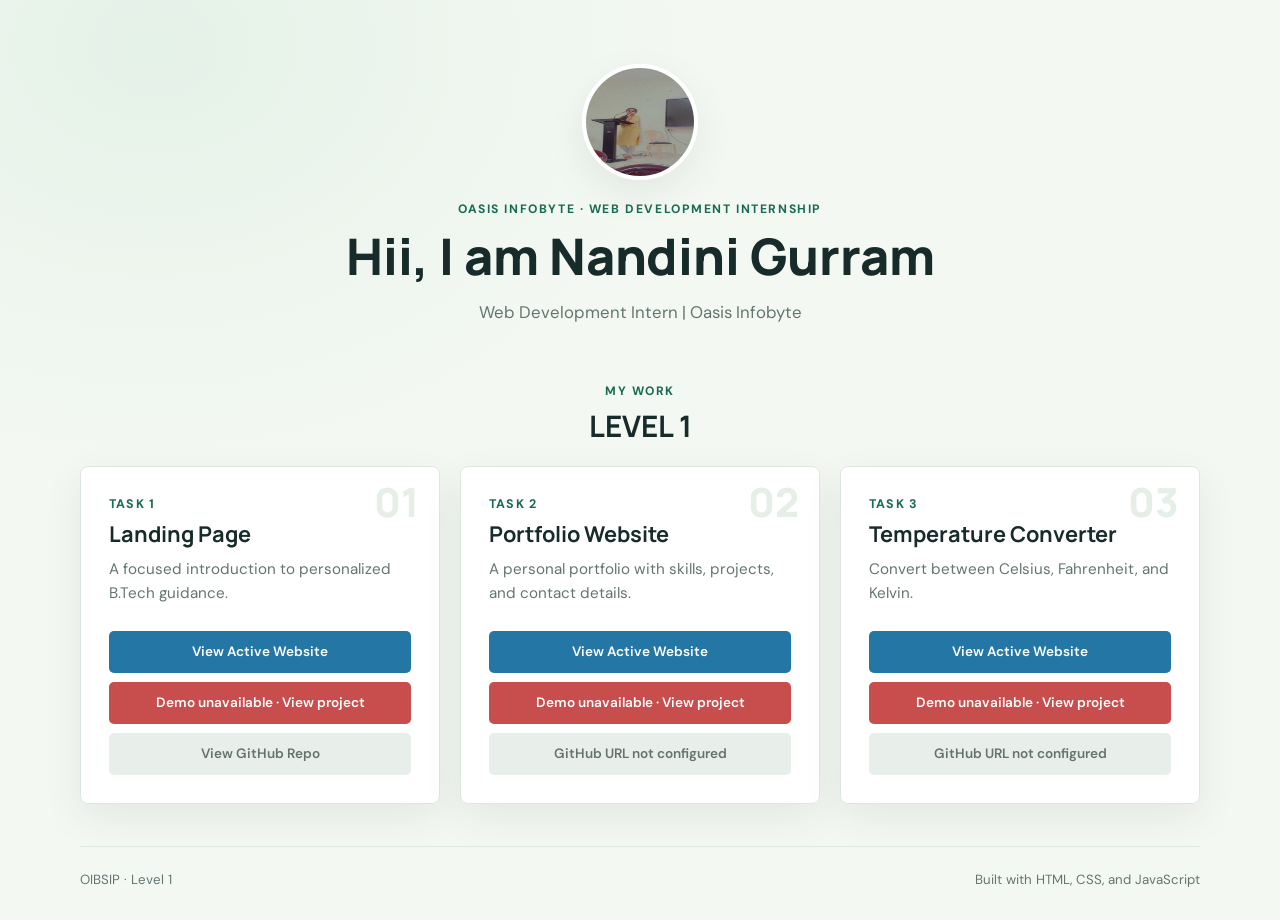
<file: index.html>
<!doctype html>
<html lang="en">
<head>
  <meta charset="utf-8">
  <meta name="viewport" content="width=device-width, initial-scale=1">
  <meta name="description" content="Oasis Infobyte Web Development Internship Level 1 project dashboard.">
  <title>OIBSIP | Level 1 Projects</title>
  <link rel="stylesheet" href="style.css">
</head>
<body>
  <main class="page-shell">
    <header class="profile" aria-labelledby="page-title">
      <img class="profile-avatar" src="profile.jpg" alt="Nandini Gurram">
      <p class="eyebrow">Oasis Infobyte · Web Development Internship</p>
      <h1 id="page-title">Hii, I am Nandini Gurram</h1>
      <p class="subtitle">Web Development Intern | Oasis Infobyte</p>
    </header>

    <section class="projects" aria-labelledby="level-title">
      <div class="section-heading">
        <p class="eyebrow">My work</p>
        <h2 id="level-title">Level 1</h2>
      </div>
      <div class="project-grid">
        <article class="project-card">
          <div class="task-number">01</div>
          <p class="card-kicker">Task 1</p>
          <h3>Landing Page</h3>
          <p class="card-description">A focused introduction to personalized B.Tech guidance.</p>
          <div class="card-actions">
            <a class="button button-blue" href="TASK_1/index.html">View Active Website</a>
            <a class="button button-red" href="TASK_1/index.html">Demo unavailable · View project</a>
            <span class="button button-muted" data-repository="task-1" aria-disabled="true">GitHub URL not configured</span>
          </div>
        </article>
        <article class="project-card">
          <div class="task-number">02</div>
          <p class="card-kicker">Task 2</p>
          <h3>Portfolio Website</h3>
          <p class="card-description">A personal portfolio with skills, projects, and contact details.</p>
          <div class="card-actions">
            <a class="button button-blue" href="TASK_2/index.html">View Active Website</a>
            <a class="button button-red" href="TASK_2/index.html">Demo unavailable · View project</a>
            <span class="button button-muted" data-repository="task-2" aria-disabled="true">GitHub URL not configured</span>
          </div>
        </article>
        <article class="project-card">
          <div class="task-number">03</div>
          <p class="card-kicker">Task 3</p>
          <h3>Temperature Converter</h3>
          <p class="card-description">Convert between Celsius, Fahrenheit, and Kelvin.</p>
          <div class="card-actions">
            <a class="button button-blue" href="TASK_3/index.html">View Active Website</a>
            <a class="button button-red" href="TASK_3/index.html">Demo unavailable · View project</a>
            <span class="button button-muted" data-repository="task-3" aria-disabled="true">GitHub URL not configured</span>
          </div>
        </article>
      </div>
    </section>
    <footer class="site-footer"><span>OIBSIP · Level 1</span><span>Built with HTML, CSS, and JavaScript</span></footer>
  </main>
  <script>
    const repositoryUrls = {
      'task-1': 'https://github.com/nanduyadav812510-maker/OIBSIP-Task-1',
      'task-2': '',
      'task-3': ''
    };

    document.querySelectorAll('[data-repository]').forEach((placeholder) => {
      const url = repositoryUrls[placeholder.dataset.repository];
      if (!url || !/^https?:\/\//i.test(url)) return;

      const link = document.createElement('a');
      link.className = 'button button-muted';
      link.href = url;
      link.target = '_blank';
      link.rel = 'noopener noreferrer';
      link.textContent = 'View GitHub Repo';
      placeholder.replaceWith(link);
    });
  </script>
</body>
</html>
</file>
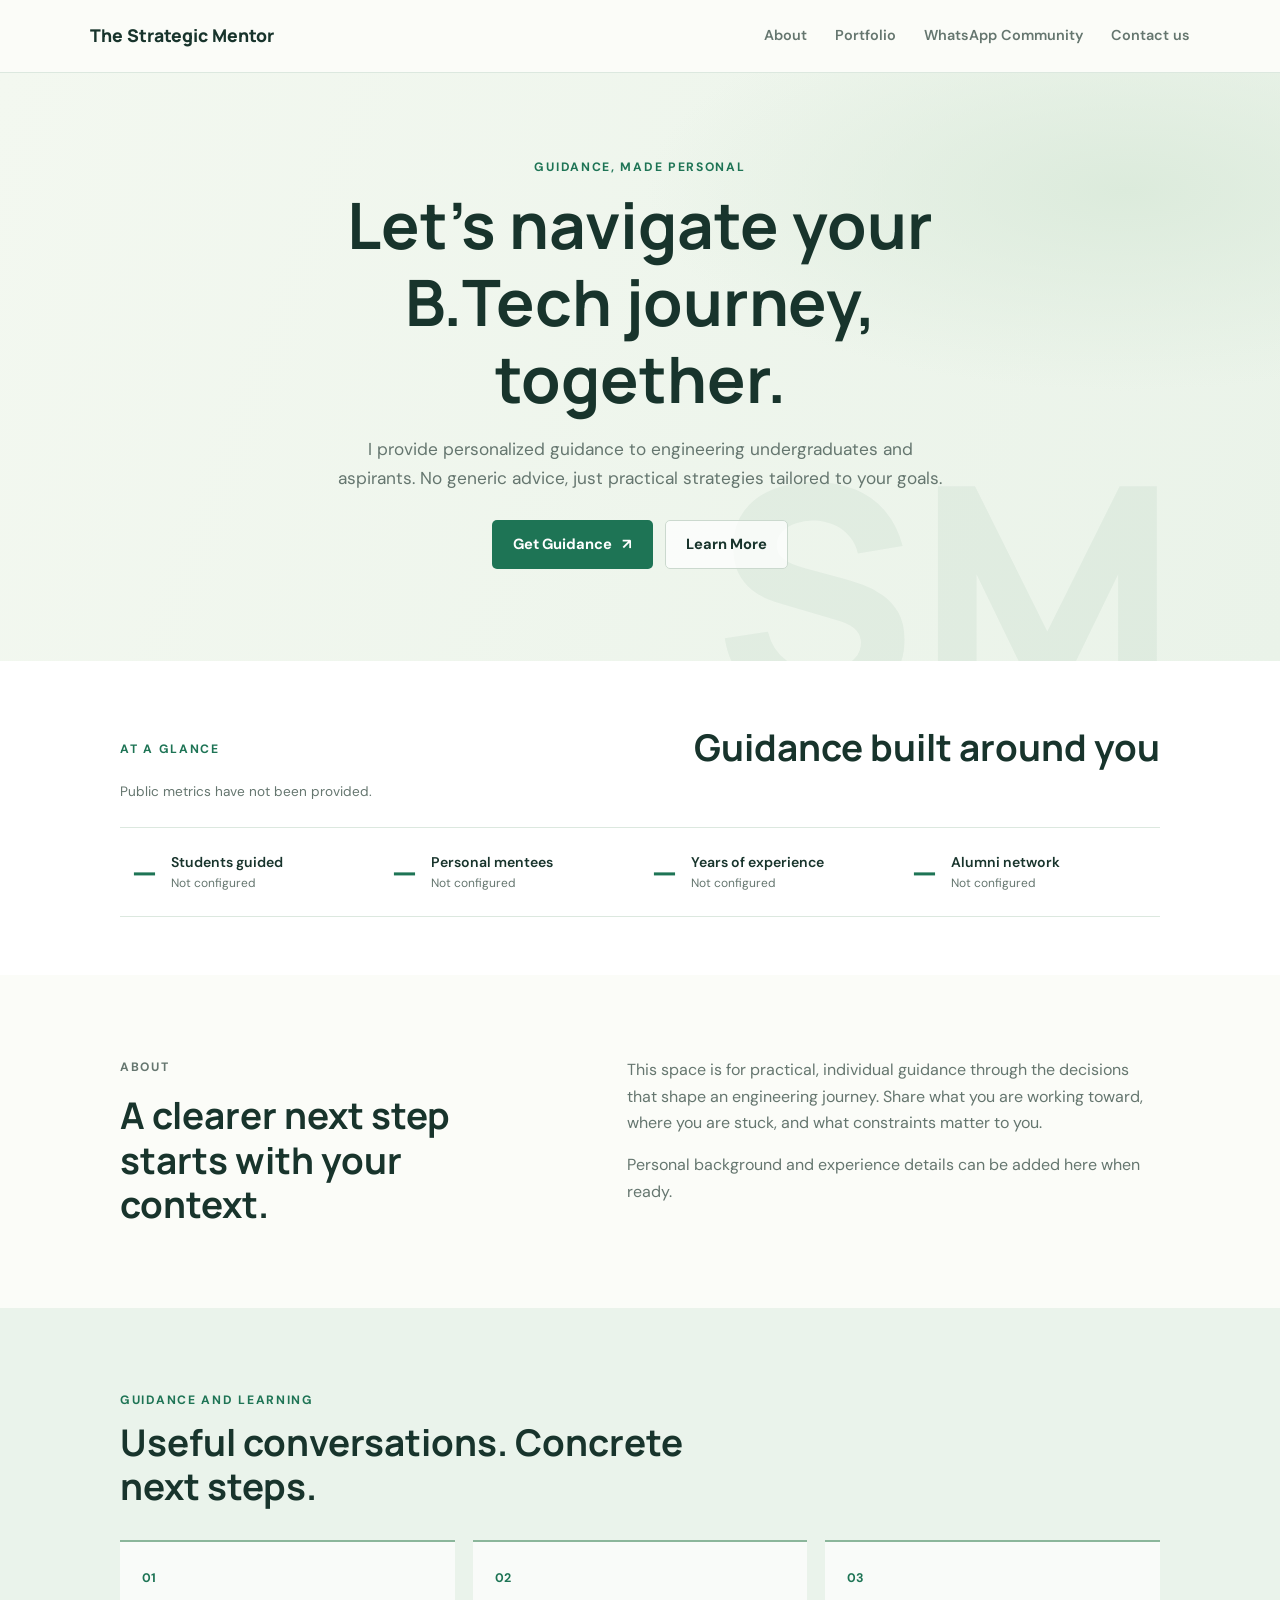
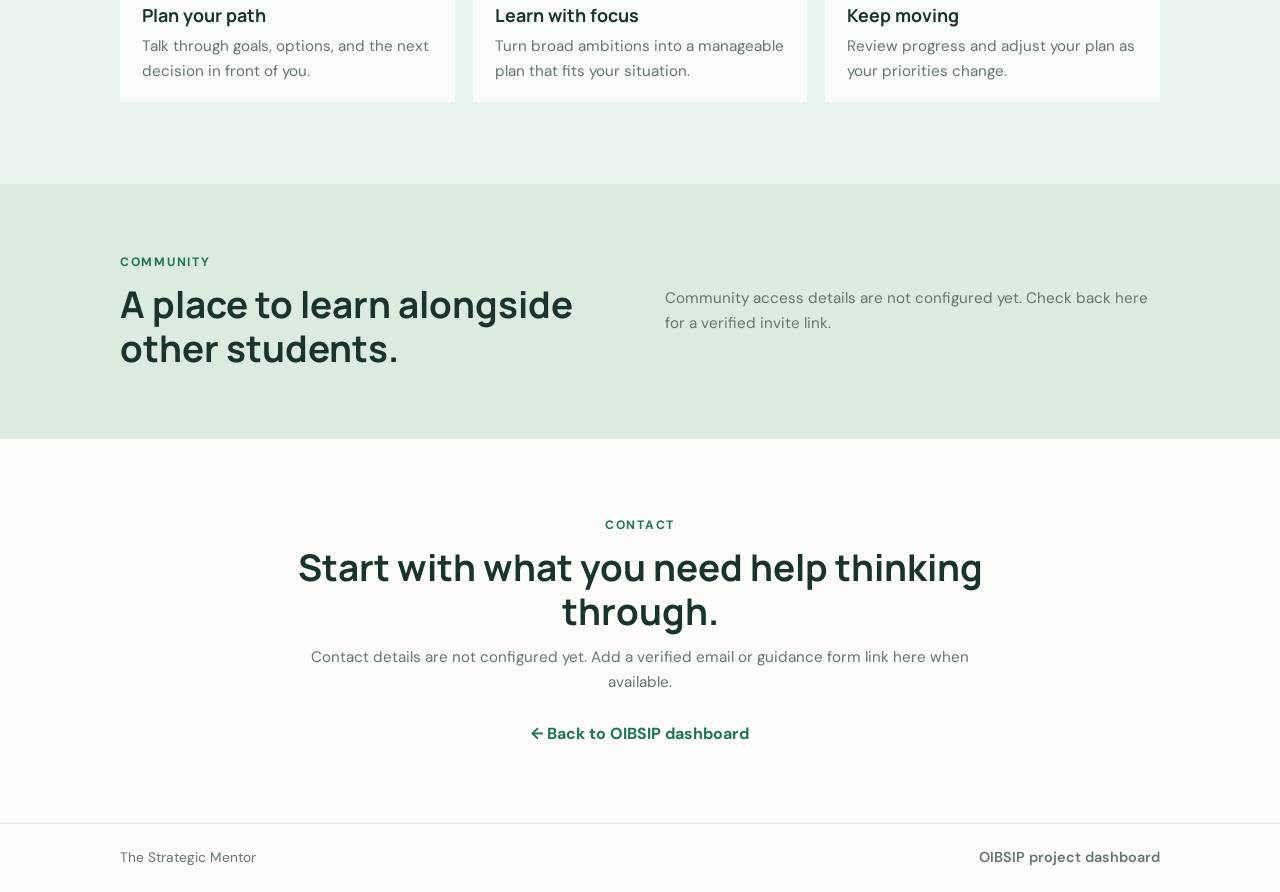
<file: TASK_1/index.html>
<!doctype html>
<html lang="en">
<head>
  <meta charset="utf-8">
  <meta name="viewport" content="width=device-width, initial-scale=1">
  <meta name="description" content="Personalized learning and guidance for B.Tech students and aspirants.">
  <title>The Strategic Mentor | Guidance</title>
  <link rel="stylesheet" href="style.css">
</head>
<body>
  <header class="site-header">
    <div class="nav-wrap">
      <a class="brand" href="../index.html">The Strategic Mentor</a>
      <button class="menu-toggle" type="button" aria-expanded="false" aria-controls="primary-nav" aria-label="Open navigation">Menu</button>
      <nav id="primary-nav" class="navigation" aria-label="Main navigation">
        <a href="#about">About</a>
        <a href="../index.html">Portfolio</a>
        <a href="#community">WhatsApp Community</a>
        <a href="#contact">Contact us</a>
      </nav>
    </div>
  </header>
  <main>
    <section class="hero">
      <div class="hero-inner">
        <p class="eyebrow">Guidance, made personal</p>
        <h1>Let's navigate your B.Tech journey, together.</h1>
        <p class="hero-copy">I provide personalized guidance to engineering undergraduates and aspirants. No generic advice, just practical strategies tailored to your goals.</p>
        <div class="hero-actions">
          <a class="button button-primary" href="#contact">Get Guidance <span aria-hidden="true">↗</span></a>
          <a class="button button-light" href="#guidance">Learn More</a>
        </div>
      </div>
      <div class="hero-mark" aria-hidden="true">SM</div>
    </section>
    <section class="metrics" aria-labelledby="metrics-title">
      <div class="content-width">
        <div class="metrics-heading"><p class="eyebrow">At a glance</p><h2 id="metrics-title">Guidance built around you</h2></div>
        <p class="placeholder-note">Public metrics have not been provided.</p>
        <div class="metrics-grid">
          <div><strong>—</strong><span>Students guided<br><small>Not configured</small></span></div>
          <div><strong>—</strong><span>Personal mentees<br><small>Not configured</small></span></div>
          <div><strong>—</strong><span>Years of experience<br><small>Not configured</small></span></div>
          <div><strong>—</strong><span>Alumni network<br><small>Not configured</small></span></div>
        </div>
      </div>
    </section>
    <section id="about" class="content-section about-section">
      <div class="content-width split-layout">
        <div><p class="eyebrow">About</p><h2>A clearer next step starts with your context.</h2></div>
        <div><p>This space is for practical, individual guidance through the decisions that shape an engineering journey. Share what you are working toward, where you are stuck, and what constraints matter to you.</p><p>Personal background and experience details can be added here when ready.</p></div>
      </div>
    </section>
    <section id="guidance" class="content-section guidance-section">
      <div class="content-width">
        <p class="eyebrow">Guidance and learning</p><h2>Useful conversations. Concrete next steps.</h2>
        <div class="offer-grid">
          <article><span class="offer-index">01</span><h3>Plan your path</h3><p>Talk through goals, options, and the next decision in front of you.</p></article>
          <article><span class="offer-index">02</span><h3>Learn with focus</h3><p>Turn broad ambitions into a manageable plan that fits your situation.</p></article>
          <article><span class="offer-index">03</span><h3>Keep moving</h3><p>Review progress and adjust your plan as your priorities change.</p></article>
        </div>
      </div>
    </section>
    <section id="community" class="community-section">
      <div class="content-width community-inner"><div><p class="eyebrow">Community</p><h2>A place to learn alongside other students.</h2></div><p>Community access details are not configured yet. Check back here for a verified invite link.</p></div>
    </section>
    <section id="contact" class="contact-section">
      <div class="content-width contact-inner"><p class="eyebrow">Contact</p><h2>Start with what you need help thinking through.</h2><p>Contact details are not configured yet. Add a verified email or guidance form link here when available.</p><a class="back-link" href="../index.html">← Back to OIBSIP dashboard</a></div>
    </section>
  </main>
  <footer class="site-footer"><span>The Strategic Mentor</span><a href="../index.html">OIBSIP project dashboard</a></footer>
  <script>
    const menuButton = document.querySelector('.menu-toggle');
    const navigation = document.querySelector('.navigation');
    menuButton.addEventListener('click', () => {
      const isExpanded = menuButton.getAttribute('aria-expanded') === 'true';
      menuButton.setAttribute('aria-expanded', String(!isExpanded));
      navigation.classList.toggle('is-open', !isExpanded);
    });
    navigation.addEventListener('click', (event) => {
      if (event.target.closest('a')) {
        menuButton.setAttribute('aria-expanded', 'false');
        navigation.classList.remove('is-open');
      }
    });
  </script>
</body>
</html>
</file>
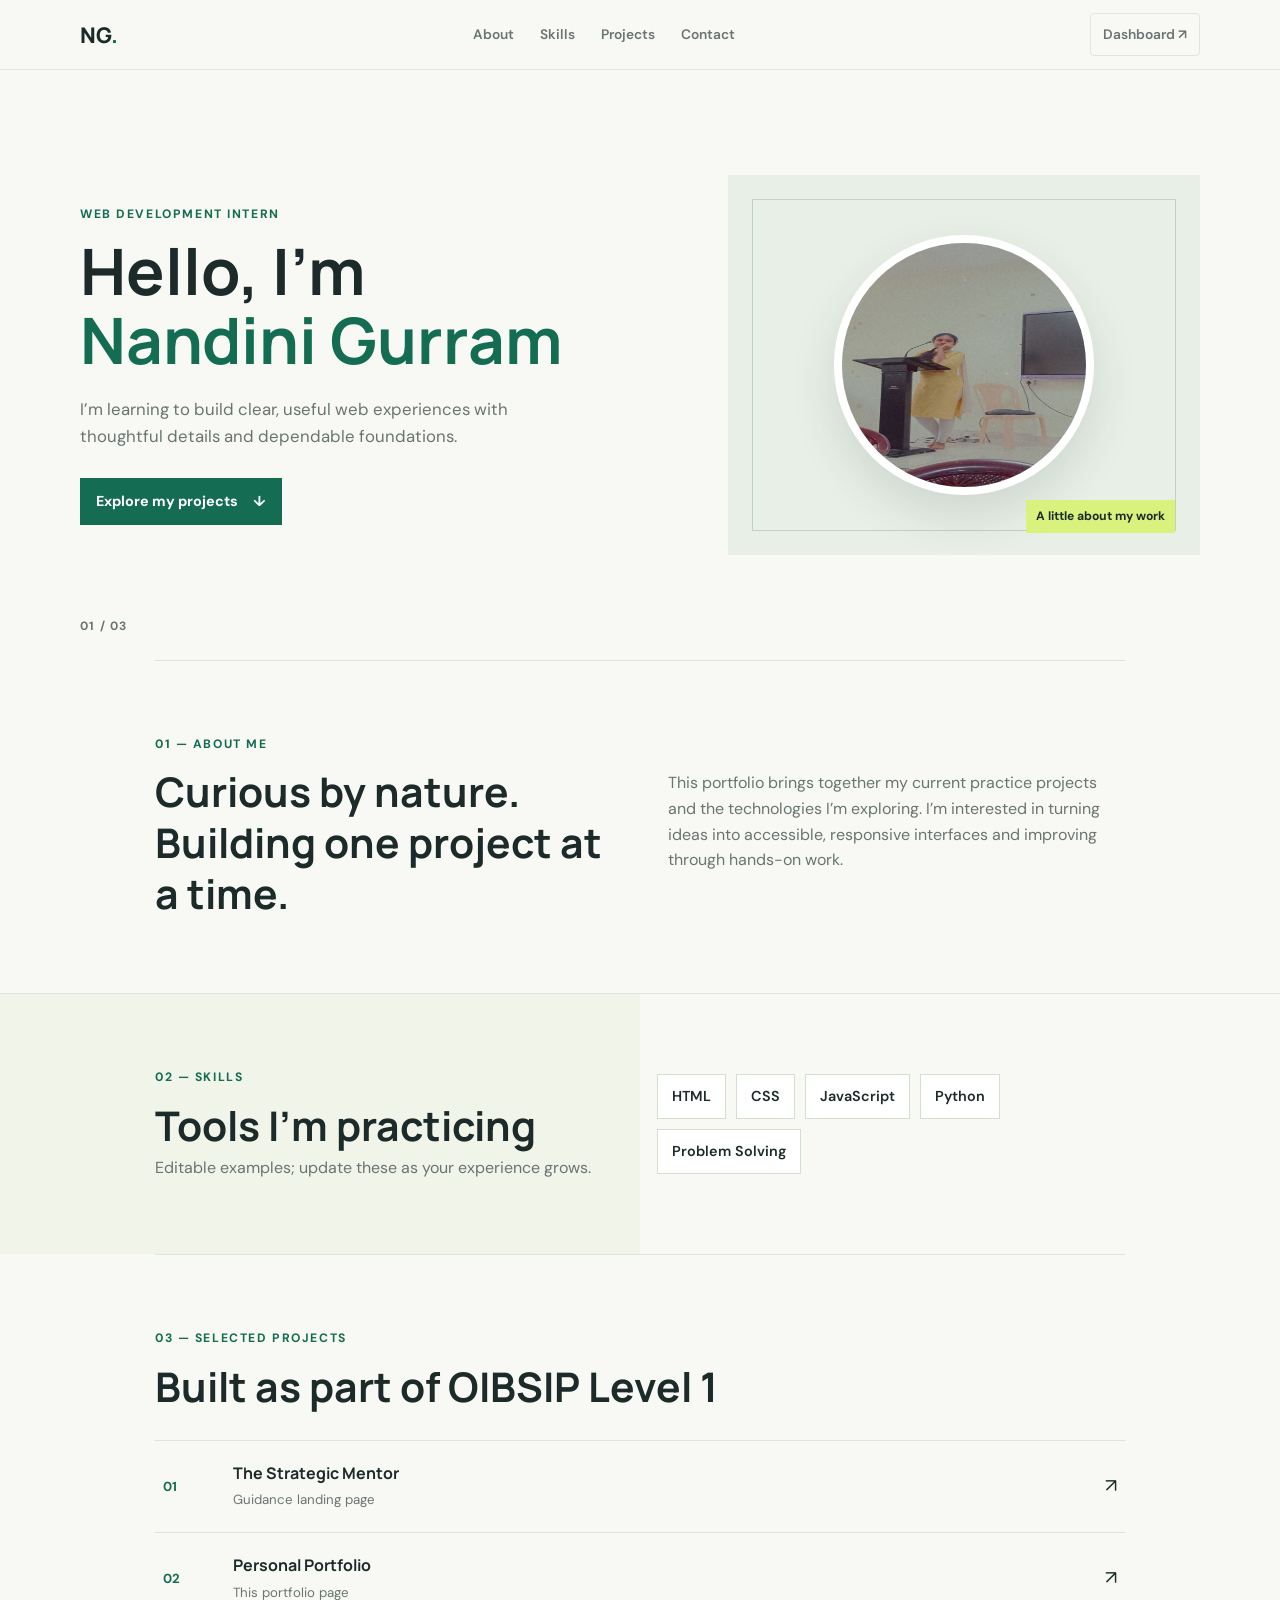
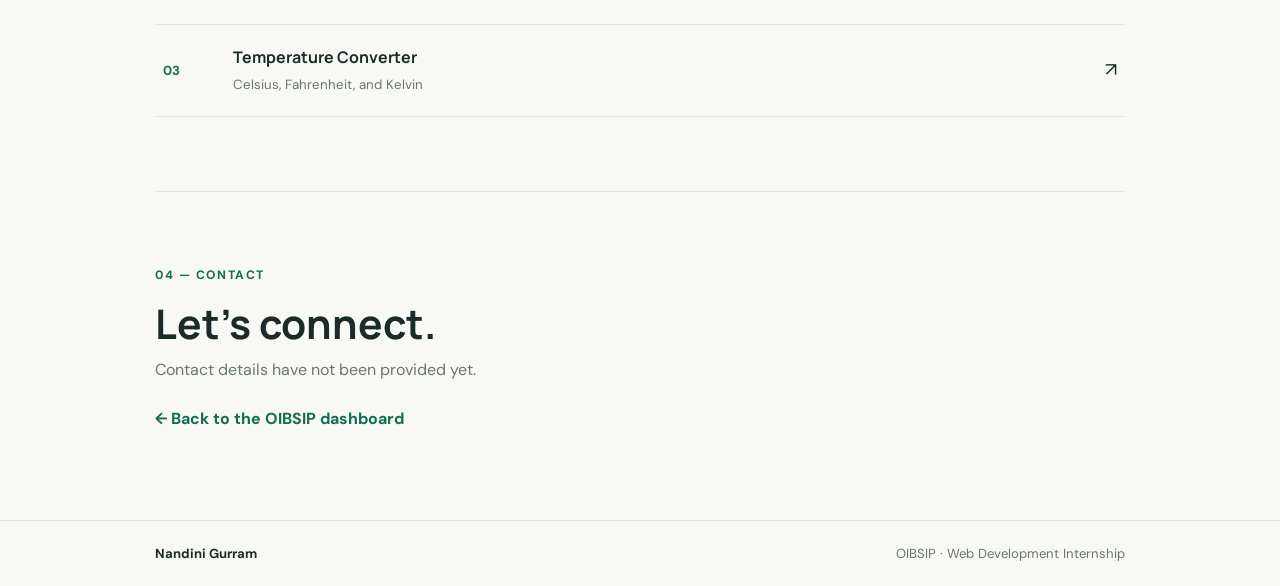
<file: TASK_2/index.html>
<!doctype html>
<html lang="en">
<head>
  <meta charset="utf-8">
  <meta name="viewport" content="width=device-width, initial-scale=1">
  <meta name="description" content="Personal portfolio project for Nandini Gurram.">
  <title>Nandini Gurram | Portfolio</title>
  <link rel="stylesheet" href="style.css">
</head>
<body>
  <header class="topbar" id="top">
    <a class="wordmark" href="../index.html">NG<span>.</span></a>
    <nav aria-label="Main navigation">
      <a href="#about">About</a><a href="#skills">Skills</a><a href="#projects">Projects</a><a href="#contact">Contact</a>
    </nav>
    <a class="dashboard-link" href="../index.html">Dashboard <span aria-hidden="true">↗</span></a>
  </header>
  <main>
    <section class="hero">
      <div class="hero-copy">
        <p class="eyebrow">Web Development Intern</p>
        <h1>Hello, I'm<br><span>Nandini Gurram</span></h1>
        <p class="intro">I’m learning to build clear, useful web experiences with thoughtful details and dependable foundations.</p>
        <a class="primary-link" href="#projects">Explore my projects <span aria-hidden="true">↓</span></a>
      </div>
      <div class="portrait-wrap"><img src="../profile.jpg" alt="Nandini Gurram"><span class="portrait-caption">A little about my work</span></div>
      <span class="hero-index" aria-hidden="true">01 / 03</span>
    </section>
    <section class="about section-wrap" id="about">
      <p class="section-label">01 — About me</p>
      <div class="about-content"><h2>Curious by nature.<br>Building one project at a time.</h2><p>This portfolio brings together my current practice projects and the technologies I’m exploring. I’m interested in turning ideas into accessible, responsive interfaces and improving through hands-on work.</p></div>
    </section>
    <section class="skills section-wrap" id="skills">
      <div class="section-title"><p class="section-label">02 — Skills</p><h2>Tools I’m practicing</h2><p>Editable examples; update these as your experience grows.</p></div>
      <ul class="skill-list"><li>HTML</li><li>CSS</li><li>JavaScript</li><li>Python</li><li>Problem Solving</li></ul>
    </section>
    <section class="projects section-wrap" id="projects">
      <p class="section-label">03 — Selected projects</p><h2>Built as part of OIBSIP Level 1</h2>
      <div class="project-list">
        <a class="project-row" href="../TASK_1/index.html"><span class="row-number">01</span><span><strong>The Strategic Mentor</strong><small>Guidance landing page</small></span><span class="row-arrow" aria-hidden="true">↗</span></a>
        <a class="project-row" href="../TASK_2/index.html"><span class="row-number">02</span><span><strong>Personal Portfolio</strong><small>This portfolio page</small></span><span class="row-arrow" aria-hidden="true">↗</span></a>
        <a class="project-row" href="../TASK_3/index.html"><span class="row-number">03</span><span><strong>Temperature Converter</strong><small>Celsius, Fahrenheit, and Kelvin</small></span><span class="row-arrow" aria-hidden="true">↗</span></a>
      </div>
    </section>
    <section class="contact section-wrap" id="contact">
      <p class="section-label">04 — Contact</p><h2>Let’s connect.</h2><p>Contact details have not been provided yet.</p><a class="back-link" href="../index.html">← Back to the OIBSIP dashboard</a>
    </section>
  </main>
  <footer><a href="#top">Nandini Gurram</a><span>OIBSIP · Web Development Internship</span></footer>
</body>
</html>
</file>
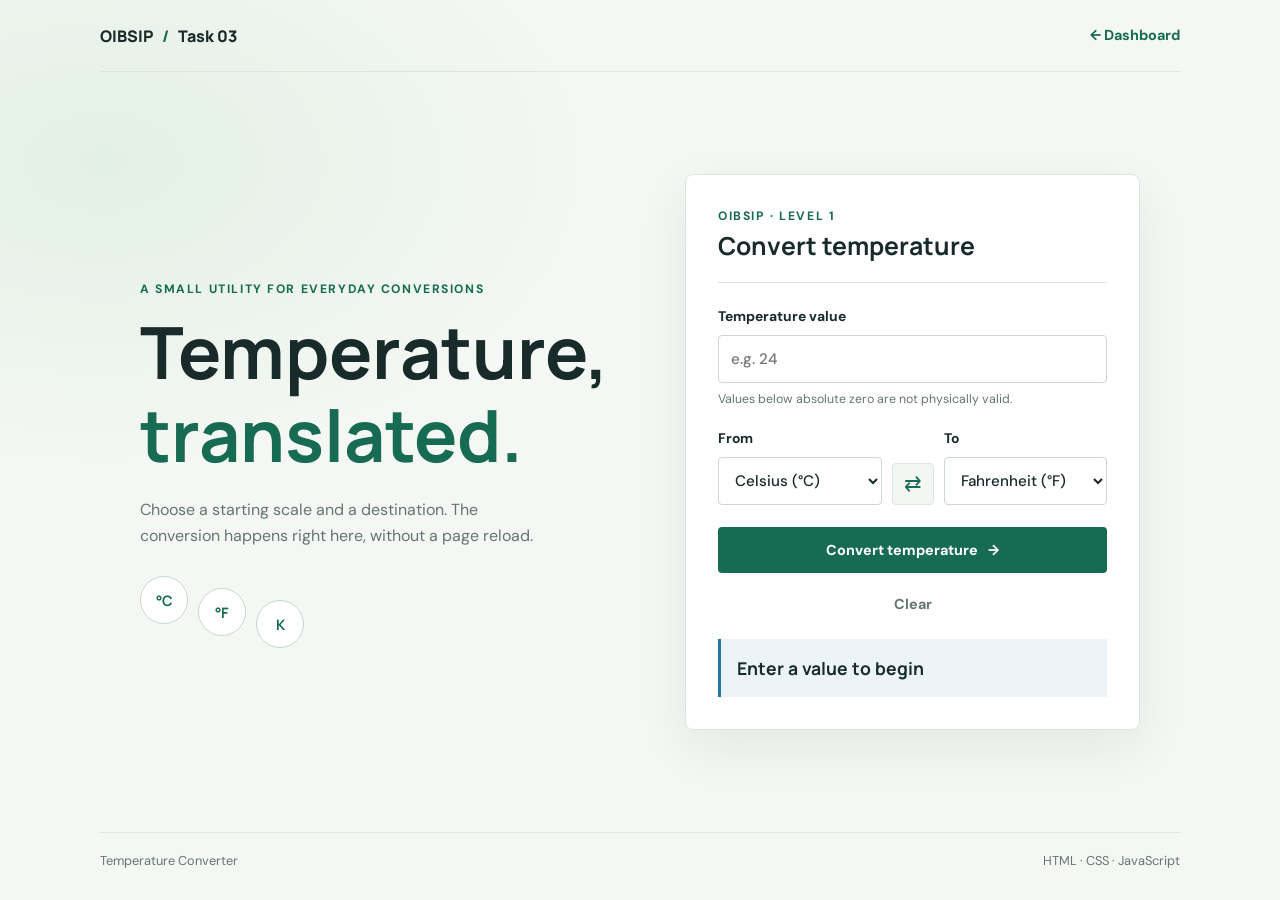
<file: TASK_3/index.html>
<!doctype html>
<html lang="en">
<head>
  <meta charset="utf-8">
  <meta name="viewport" content="width=device-width, initial-scale=1">
  <meta name="description" content="Convert temperatures between Celsius, Fahrenheit, and Kelvin.">
  <title>Temperature Converter | OIBSIP</title>
  <link rel="stylesheet" href="style.css">
  <script src="script.js" defer></script>
</head>
<body>
  <header class="topbar"><a class="brand" href="../index.html">OIBSIP <span>/</span> Task 03</a><a class="back-link" href="../index.html">← Dashboard</a></header>
  <main class="layout">
    <section class="intro">
      <p class="eyebrow">A small utility for everyday conversions</p>
      <h1>Temperature,<br><span>translated.</span></h1>
      <p>Choose a starting scale and a destination. The conversion happens right here, without a page reload.</p>
      <div class="scale-note"><span>°C</span><span>°F</span><span>K</span></div>
    </section>
    <section class="converter" aria-labelledby="converter-title">
      <div class="converter-heading"><p class="eyebrow">OIBSIP · Level 1</p><h2 id="converter-title">Convert temperature</h2></div>
      <form id="converter-form" novalidate>
        <label for="temperature">Temperature value</label>
        <input id="temperature" name="temperature" type="number" inputmode="decimal" step="any" placeholder="e.g. 24" required aria-describedby="input-hint">
        <p id="input-hint" class="input-hint">Values below absolute zero are not physically valid.</p>
        <div class="unit-grid">
          <div><label for="from-unit">From</label><select id="from-unit" name="from-unit"><option value="celsius">Celsius (°C)</option><option value="fahrenheit">Fahrenheit (°F)</option><option value="kelvin">Kelvin (K)</option></select></div>
          <button id="swap-units" class="swap-button" type="button" aria-label="Swap temperature units" title="Swap units">⇄</button>
          <div><label for="to-unit">To</label><select id="to-unit" name="to-unit"><option value="fahrenheit">Fahrenheit (°F)</option><option value="celsius">Celsius (°C)</option><option value="kelvin">Kelvin (K)</option></select></div>
        </div>
        <button class="convert-button" type="submit">Convert temperature <span aria-hidden="true">→</span></button>
        <button class="clear-button" id="clear-form" type="reset">Clear</button>
      </form>
      <p id="conversion-message" class="message" role="status" aria-live="polite"></p>
      <output id="result" class="result" aria-live="polite" aria-label="Conversion result">Enter a value to begin</output>
    </section>
  </main>
  <footer><span>Temperature Converter</span><span>HTML · CSS · JavaScript</span></footer>
</body>
</html>
</file>
<file: style.css>
@import url('https://fonts.googleapis.com/css2?family=DM+Sans:wght@400;500;600;700&family=Manrope:wght@500;600;700;800&display=swap');

:root {
  color-scheme: light;
  --ink: #172b2a;
  --muted: #637572;
  --green: #176b52;
  --green-dark: #10513e;
  --paper: #f4f8f3;
  --line: #dce7df;
  --blue: #2476a5;
  --red: #c84e4e;
  --shadow: 0 14px 38px rgba(20, 55, 42, .08);
}

* { box-sizing: border-box; }
html { scroll-behavior: smooth; }
body {
  margin: 0;
  background: radial-gradient(ellipse at 12% 5%, #e5f2e8 0, transparent 34rem), var(--paper);
  color: var(--ink);
  font-family: 'DM Sans', 'Segoe UI', sans-serif;
  line-height: 1.6;
}
a { color: inherit; }
.page-shell { width: min(1120px, calc(100% - 40px)); margin: 0 auto; }
.profile { padding: 64px 16px 48px; text-align: center; animation: rise-in .55s ease-out both; }
.profile-avatar { display: block; width: 116px; height: 116px; margin: 0 auto 20px; border: 4px solid white; border-radius: 50%; box-shadow: var(--shadow); }
.eyebrow { margin: 0 0 7px; color: var(--green); font-size: .76rem; font-weight: 700; letter-spacing: .13em; text-transform: uppercase; }
h1, h2, h3 { font-family: Manrope, 'Segoe UI', sans-serif; line-height: 1.2; }
.profile h1 { margin: 0; font-size: clamp(2rem, 5vw, 3.15rem); font-weight: 800; }
.subtitle { margin: 12px 0 0; color: var(--muted); font-size: 1.05rem; }
.projects { padding: 8px 0 42px; }
.section-heading { margin-bottom: 22px; text-align: center; }
.section-heading h2 { margin: 0; font-size: 1.85rem; text-transform: uppercase; }
.project-grid { display: grid; grid-template-columns: repeat(3, minmax(0, 1fr)); gap: 20px; }
.project-card { position: relative; display: flex; min-width: 0; flex-direction: column; padding: 28px; overflow: hidden; border: 1px solid var(--line); border-radius: 8px; background: rgba(255,255,255,.94); box-shadow: var(--shadow); animation: rise-in .55s ease-out both; }
.project-card:nth-child(2) { animation-delay: .08s; }
.project-card:nth-child(3) { animation-delay: .16s; }
.task-number { position: absolute; top: 15px; right: 20px; color: #e5eee7; font-family: Manrope, sans-serif; font-size: 2.5rem; font-weight: 800; line-height: 1; }
.card-kicker { margin: 0 0 6px; color: var(--green); font-size: .78rem; font-weight: 700; letter-spacing: .1em; text-transform: uppercase; }
.project-card h3 { margin: 0 0 10px; font-size: 1.36rem; }
.card-description { min-height: 52px; margin: 0 0 22px; color: var(--muted); font-size: .95rem; }
.card-actions { display: grid; gap: 9px; margin-top: auto; }
.button { display: flex; min-height: 42px; align-items: center; justify-content: center; padding: 9px 12px; border: 0; border-radius: 5px; color: #fff; font: 600 .85rem 'DM Sans', sans-serif; text-align: center; text-decoration: none; transition: transform .18s ease, filter .18s ease; }
.button:hover { transform: translateY(-2px); filter: brightness(.92); }
.button:focus-visible { outline: 3px solid #f3c854; outline-offset: 3px; }
.button-blue { background: var(--blue); }
.button-red { background: var(--red); }
.button-muted { background: #e8eeea; color: #66736d; cursor: not-allowed; }
.site-footer { display: flex; justify-content: space-between; gap: 12px; padding: 22px 0 30px; border-top: 1px solid var(--line); color: var(--muted); font-size: .83rem; }
@keyframes rise-in { from { opacity: 0; transform: translateY(12px); } to { opacity: 1; transform: translateY(0); } }
@media (max-width: 800px) { .project-grid { grid-template-columns: 1fr; max-width: 540px; margin: 0 auto; } .card-description { min-height: 0; } }
@media (max-width: 520px) { .page-shell { width: min(100% - 28px, 520px); } .profile { padding-top: 42px; } .project-card { padding: 23px; } .site-footer { flex-direction: column; } }
@media (prefers-reduced-motion: reduce) { *, *::before, *::after { scroll-behavior: auto !important; animation-duration: .01ms !important; transition-duration: .01ms !important; } }
</file>
<file: TASK_1/style.css>
@import url('https://fonts.googleapis.com/css2?family=DM+Sans:wght@400;500;600;700&family=Manrope:wght@500;600;700;800&display=swap');
:root { --ink:#18342c; --green:#1e7455; --green-dark:#12523e; --pale:#eaf3eb; --paper:#fbfcf8; --muted:#65766f; --line:#dce8df; }
* { box-sizing:border-box; }
html { scroll-behavior:smooth; scroll-padding-top:84px; }
body { margin:0; background:var(--paper); color:var(--ink); font-family:'DM Sans','Segoe UI',sans-serif; line-height:1.65; }
a { color:inherit; }
.site-header { position:sticky; z-index:5; top:0; background:rgba(251,252,248,.94); border-bottom:1px solid var(--line); backdrop-filter:blur(12px); }
.nav-wrap { width:min(1100px,calc(100% - 40px)); min-height:72px; margin:auto; display:flex; align-items:center; justify-content:space-between; gap:24px; }
.brand { color:var(--ink); font-family:Manrope,sans-serif; font-size:1.1rem; font-weight:800; text-decoration:none; }
.navigation { display:flex; align-items:center; gap:28px; }
.navigation a,.site-footer a { color:var(--muted); font-size:.9rem; font-weight:600; text-decoration:none; }
.navigation a:hover,.site-footer a:hover,.back-link:hover { color:var(--green); }
.menu-toggle { display:none; border:1px solid var(--line); border-radius:5px; background:white; color:var(--ink); padding:8px 12px; font:600 .9rem 'DM Sans',sans-serif; }
.hero { position:relative; display:grid; min-height:480px; place-items:center; overflow:hidden; padding:84px 22px 92px; background:radial-gradient(ellipse at 88% 20%,#dcebdc 0,transparent 30rem),linear-gradient(110deg,#f3f8f0,#eaf3e9); }
.hero-inner { z-index:1; width:min(760px,100%); text-align:center; animation:fade-up .6s ease-out both; }
.eyebrow { margin:0 0 10px; color:var(--green); font-size:.76rem; font-weight:700; letter-spacing:.14em; text-transform:uppercase; }
h1,h2,h3 { font-family:Manrope,'Segoe UI',sans-serif; line-height:1.2; }
.hero h1 { max-width:760px; margin:0 auto 18px; font-size:clamp(2.3rem,5vw,4rem); letter-spacing:0; }
.hero-copy { max-width:620px; margin:0 auto; color:var(--muted); font-size:1.08rem; }
.hero-actions { display:flex; justify-content:center; gap:12px; flex-wrap:wrap; margin-top:28px; }
.button { display:inline-flex; min-height:46px; align-items:center; justify-content:center; gap:10px; padding:11px 20px; border:1px solid transparent; border-radius:5px; font-size:.92rem; font-weight:700; text-decoration:none; transition:transform .18s ease,background .18s ease; }
.button:hover { transform:translateY(-2px); }
.button:focus-visible,a:focus-visible,button:focus-visible { outline:3px solid #dba83b; outline-offset:3px; }
.button-primary { background:var(--green); color:white; }.button-primary:hover { background:var(--green-dark); }
.button-light { border-color:#cbd9ce; background:rgba(255,255,255,.72); color:var(--ink); }
.hero-mark { position:absolute; right:8%; bottom:-80px; color:rgba(23,96,68,.055); font:800 19rem/1 Manrope,sans-serif; user-select:none; }
.content-width { width:min(1040px,calc(100% - 40px)); margin:auto; }
.metrics { padding:64px 0 58px; background:white; }
.metrics-heading { display:flex; align-items:end; justify-content:space-between; gap:20px; }
.metrics h2,.content-section h2,.community-section h2,.contact-section h2 { margin:0; font-size:clamp(1.65rem,3vw,2.3rem); }
.placeholder-note { margin:12px 0 24px; color:var(--muted); font-size:.85rem; }
.metrics-grid { display:grid; grid-template-columns:repeat(4,1fr); border-top:1px solid var(--line); }
.metrics-grid > div { display:flex; align-items:center; gap:14px; padding:22px 12px; border-bottom:1px solid var(--line); }
.metrics-grid strong { color:var(--green); font:700 2rem Manrope,sans-serif; }
.metrics-grid span { color:var(--ink); font-size:.88rem; font-weight:600; line-height:1.45; }
.metrics-grid small { color:var(--muted); font-size:.75rem; font-weight:400; }
.content-section { padding:82px 0; }
.split-layout { display:grid; grid-template-columns:.9fr 1.1fr; gap:70px; }
.split-layout p { margin:0 0 16px; color:var(--muted); }
.guidance-section { background:var(--pale); }
.guidance-section h2 { max-width:600px; margin-bottom:32px; }
.offer-grid { display:grid; grid-template-columns:repeat(3,1fr); gap:18px; }
.offer-grid article { padding:22px 22px 18px; border-top:2px solid #8bb69b; background:rgba(255,255,255,.72); }
.offer-index { color:var(--green); font-size:.78rem; font-weight:700; }
.offer-grid h3 { margin:14px 0 8px; font-size:1.12rem; }
.offer-grid p,.community-inner > p,.contact-section > .content-width > p:not(.eyebrow) { margin:0; color:var(--muted); font-size:.95rem; }
.community-section { padding:68px 0; background:#dcebe0; }
.community-inner { display:grid; grid-template-columns:1fr 1fr; align-items:center; gap:50px; }
.contact-section { padding:76px 0; }
.contact-inner { max-width:720px; text-align:center; }
.contact-inner h2 { margin-bottom:12px; }
.back-link { display:inline-block; margin-top:26px; color:var(--green); font-weight:700; text-decoration:none; }
.site-footer { display:flex; justify-content:space-between; gap:16px; padding:22px max(calc((100% - 1040px)/2),20px); border-top:1px solid var(--line); color:var(--muted); font-size:.86rem; }
@keyframes fade-up { from { opacity:0; transform:translateY(12px); } to { opacity:1; transform:translateY(0); } }
@media(max-width:760px) { .menu-toggle { display:block; }.navigation { position:absolute; top:71px; right:20px; left:20px; display:none; flex-direction:column; align-items:stretch; gap:0; padding:8px; border:1px solid var(--line); background:white; box-shadow:0 12px 24px #18342c16; }.navigation.is-open { display:flex; }.navigation a { padding:12px; }.metrics-heading { display:block; }.metrics-grid { grid-template-columns:repeat(2,1fr); }.split-layout,.community-inner { grid-template-columns:1fr; gap:24px; }.offer-grid { grid-template-columns:1fr; }.hero { min-height:420px; }.hero-mark { right:-3%; font-size:13rem; } }
@media(max-width:480px) { .nav-wrap,.content-width { width:calc(100% - 32px); }.metrics-grid > div { align-items:flex-start; flex-direction:column; gap:6px; padding:16px 8px; }.site-footer { flex-direction:column; padding-right:16px; padding-left:16px; }.hero { padding:68px 16px; } }
@media(prefers-reduced-motion:reduce) { *,*::before,*::after { scroll-behavior:auto!important; animation-duration:.01ms!important; transition-duration:.01ms!important; } }
</file>
<file: TASK_2/style.css>
@import url('https://fonts.googleapis.com/css2?family=DM+Sans:wght@400;500;600;700&family=Manrope:wght@500;600;700;800&display=swap');
:root { --ink:#1c2b2a; --muted:#697572; --green:#146c53; --lime:#d9f27d; --paper:#f8f9f5; --line:#dfe5df; }
* { box-sizing:border-box; }
html { scroll-behavior:smooth; scroll-padding-top:80px; }
body { margin:0; background:var(--paper); color:var(--ink); font-family:'DM Sans','Segoe UI',sans-serif; line-height:1.6; }
a { color:inherit; }
.topbar { position:sticky; z-index:3; top:0; display:flex; align-items:center; justify-content:space-between; gap:20px; min-height:70px; padding:0 max(calc((100% - 1120px)/2),32px); border-bottom:1px solid var(--line); background:rgba(248,249,245,.94); backdrop-filter:blur(10px); }
.wordmark { font:800 1.35rem Manrope,sans-serif; text-decoration:none; }.wordmark span { color:var(--green); }
.topbar nav { display:flex; gap:26px; }.topbar nav a,.dashboard-link { color:var(--muted); font-size:.86rem; font-weight:600; text-decoration:none; }.topbar nav a:hover,.dashboard-link:hover { color:var(--green); }
.dashboard-link { padding:9px 12px; border:1px solid var(--line); border-radius:4px; }
.hero { position:relative; display:grid; grid-template-columns:1.1fr .9fr; align-items:center; gap:70px; width:min(1120px,calc(100% - 64px)); min-height:590px; margin:auto; padding:70px 0; }
.hero-copy { animation:enter .55s ease-out both; }.eyebrow,.section-label { margin:0 0 12px; color:var(--green); font-size:.76rem; font-weight:700; letter-spacing:.13em; text-transform:uppercase; }
h1,h2,strong { font-family:Manrope,'Segoe UI',sans-serif; }
.hero h1 { margin:0; font-size:clamp(2.7rem,5vw,4.4rem); line-height:1.08; letter-spacing:0; }.hero h1 span { color:var(--green); }
.intro { max-width:470px; margin:22px 0 28px; color:var(--muted); font-size:1.05rem; }
.primary-link { display:inline-flex; gap:15px; align-items:center; padding:12px 16px; background:var(--green); color:white; font-size:.9rem; font-weight:700; text-decoration:none; }.primary-link:hover { background:#0e503d; }
.portrait-wrap { position:relative; display:grid; min-height:380px; place-items:center; background:#e8efe7; }.portrait-wrap::before { position:absolute; inset:24px; border:1px solid #bfd2c3; content:''; }.portrait-wrap img { z-index:1; width:min(68%,260px); aspect-ratio:1; border:8px solid white; border-radius:50%; box-shadow:0 20px 45px #18342c20; }.portrait-caption { position:absolute; z-index:1; right:25px; bottom:22px; padding:7px 10px; background:var(--lime); color:var(--ink); font-size:.76rem; font-weight:700; }.hero-index { position:absolute; bottom:24px; left:0; color:var(--muted); font-size:.75rem; font-weight:700; letter-spacing:.1em; }
.section-wrap { width:min(970px,calc(100% - 64px)); margin:auto; padding:74px 0; border-top:1px solid var(--line); }
.about-content { display:grid; grid-template-columns:1fr 1fr; gap:55px; align-items:start; }.about h2,.skills h2,.projects h2,.contact h2 { margin:0; font-size:clamp(1.8rem,3.3vw,2.55rem); line-height:1.25; }.about-content > p,.section-title > p:last-child,.contact > p:not(.section-label) { margin:4px 0 0; color:var(--muted); }
.skills { display:grid; grid-template-columns:1fr 1fr; gap:34px; align-items:center; background:linear-gradient(90deg,#f0f4e9 0 50%,transparent 50%); }.skills.section-wrap { width:100%; padding-right:max(calc((100% - 970px)/2),32px); padding-left:max(calc((100% - 970px)/2),32px); }.skill-list { display:flex; flex-wrap:wrap; gap:10px; margin:0; padding:0; list-style:none; }.skill-list li { padding:10px 14px; border:1px solid #d3dfcf; background:#fff; color:var(--ink); font-size:.9rem; font-weight:600; }
.projects h2 { margin-bottom:28px; }.project-list { border-top:1px solid var(--line); }.project-row { display:grid; grid-template-columns:55px 1fr 30px; align-items:center; gap:15px; padding:20px 8px; border-bottom:1px solid var(--line); text-decoration:none; transition:padding .2s ease,background .2s ease; }.project-row:hover { padding-right:16px; padding-left:16px; background:#eef3ed; }.row-number { color:var(--green); font-size:.82rem; font-weight:700; }.project-row strong { display:block; font-size:1rem; }.project-row small { color:var(--muted); font-size:.83rem; }.row-arrow { font-size:1.2rem; text-align:right; }
.contact { padding-bottom:88px; }.contact h2 { margin-bottom:8px; }.back-link { display:inline-block; margin-top:24px; color:var(--green); font-weight:700; text-decoration:none; }
footer { display:flex; justify-content:space-between; gap:15px; padding:22px max(calc((100% - 970px)/2),32px); border-top:1px solid var(--line); color:var(--muted); font-size:.82rem; }footer a { color:var(--ink); font-weight:700; text-decoration:none; }
@keyframes enter { from { opacity:0; transform:translateY(12px); } to { opacity:1; transform:translateY(0); } }
@media(max-width:760px) { .topbar { flex-wrap:wrap; padding:12px 20px; }.topbar nav { order:3; width:100%; justify-content:space-between; gap:10px; }.topbar nav a { font-size:.78rem; }.hero { grid-template-columns:1fr; gap:34px; min-height:0; width:calc(100% - 40px); padding:60px 0 82px; }.hero-copy { text-align:center; }.intro { margin-right:auto; margin-left:auto; }.portrait-wrap { min-height:300px; }.hero-index { bottom:24px; }.section-wrap { width:calc(100% - 40px); padding:56px 0; }.about-content,.skills { grid-template-columns:1fr; gap:20px; }.skills.section-wrap { width:100%; padding:55px 20px; background:#f0f4e9; }footer { padding-right:20px; padding-left:20px; } }
@media(max-width:420px) { .topbar { gap:12px; }.dashboard-link { padding:7px 9px; font-size:.78rem; }.topbar nav { overflow-x:auto; justify-content:flex-start; gap:20px; }.hero h1 { font-size:2.45rem; }footer { flex-direction:column; } }
@media(prefers-reduced-motion:reduce) { *,*::before,*::after { scroll-behavior:auto!important; animation-duration:.01ms!important; transition-duration:.01ms!important; } }
</file>
<file: TASK_3/style.css>
@import url('https://fonts.googleapis.com/css2?family=DM+Sans:wght@400;500;600;700&family=Manrope:wght@500;600;700;800&display=swap');
:root { --ink:#182b2a; --muted:#657572; --green:#176b52; --green-dark:#10513e; --paper:#f4f7f3; --line:#dce5df; --blue:#2476a5; --red:#bd4b4b; }
* { box-sizing:border-box; }
body { min-height:100vh; margin:0; background:radial-gradient(ellipse at 8% 18%,#e3f0e5 0,transparent 30rem),var(--paper); color:var(--ink); font-family:'DM Sans','Segoe UI',sans-serif; line-height:1.6; }
a { color:inherit; }
.topbar { display:flex; min-height:72px; align-items:center; justify-content:space-between; width:min(1080px,calc(100% - 40px)); margin:auto; border-bottom:1px solid var(--line); }
.brand { font:800 1rem Manrope,sans-serif; text-decoration:none; }.brand span { margin:0 6px; color:var(--green); }.back-link { color:var(--green); font-size:.9rem; font-weight:700; text-decoration:none; }.back-link:hover { color:var(--green-dark); }
.layout { display:grid; grid-template-columns:1fr 1fr; align-items:center; gap:76px; width:min(1000px,calc(100% - 40px)); min-height:calc(100vh - 140px); margin:auto; padding:50px 0; }
.intro { animation:rise-in .5s ease-out both; }.eyebrow { margin:0 0 12px; color:var(--green); font-size:.76rem; font-weight:700; letter-spacing:.13em; text-transform:uppercase; }
h1,h2 { font-family:Manrope,'Segoe UI',sans-serif; line-height:1.15; }.intro h1 { margin:0; font-size:clamp(2.8rem,6vw,4.5rem); letter-spacing:0; }.intro h1 span { color:var(--green); }.intro > p:not(.eyebrow) { max-width:420px; margin:20px 0 28px; color:var(--muted); }
.scale-note { display:flex; gap:10px; align-items:center; }.scale-note span { display:grid; width:48px; aspect-ratio:1; place-items:center; border:1px solid #c9d9cb; border-radius:50%; background:#fff; color:var(--green); font:700 .9rem Manrope,sans-serif; }.scale-note span:nth-child(2) { transform:translateY(12px); }.scale-note span:nth-child(3) { transform:translateY(24px); }
.converter { padding:32px; border:1px solid var(--line); border-radius:8px; background:#fff; box-shadow:0 18px 52px #163f2d12; animation:rise-in .55s .08s ease-out both; }.converter-heading { padding-bottom:22px; border-bottom:1px solid var(--line); }.converter-heading .eyebrow { margin-bottom:5px; }.converter h2 { margin:0; font-size:1.55rem; }
form { padding-top:22px; }label { display:block; margin:0 0 7px; font-size:.87rem; font-weight:700; }
input,select { width:100%; min-height:48px; padding:10px 12px; border:1px solid #cbd7d0; border-radius:4px; background:white; color:var(--ink); font:500 .95rem 'DM Sans',sans-serif; }
input:focus,select:focus { outline:3px solid #d8ecde; border-color:var(--green); }.input-hint { margin:7px 0 18px; color:var(--muted); font-size:.77rem; }
.unit-grid { display:grid; grid-template-columns:1fr 42px 1fr; align-items:end; gap:10px; }.swap-button { display:grid; width:42px; height:42px; place-items:center; border:1px solid var(--line); border-radius:4px; background:#f3f7f3; color:var(--green); font-size:1.3rem; cursor:pointer; }.swap-button:hover { background:#e6f0e8; }
.convert-button,.clear-button { width:100%; min-height:46px; border:0; border-radius:4px; font:700 .9rem 'DM Sans',sans-serif; cursor:pointer; }.convert-button { display:flex; align-items:center; justify-content:center; gap:10px; margin-top:22px; background:var(--green); color:white; }.convert-button:hover { background:var(--green-dark); }.clear-button { margin-top:8px; background:transparent; color:var(--muted); }.clear-button:hover { background:#f1f5f1; color:var(--ink); }
button:focus-visible { outline:3px solid #e0b44a; outline-offset:3px; }.message { min-height:22px; margin:16px 0 0; color:var(--red); font-size:.85rem; font-weight:600; }.message:empty { min-height:0; margin:0; }.result { display:block; margin-top:12px; padding:17px 16px; border-left:3px solid var(--blue); background:#edf4f7; color:var(--ink); font:700 1.1rem Manrope,sans-serif; overflow-wrap:anywhere; }.result.is-empty { color:var(--muted); font:500 .88rem 'DM Sans',sans-serif; }
footer { display:flex; justify-content:space-between; gap:16px; width:min(1080px,calc(100% - 40px)); margin:auto; padding:18px 0 24px; border-top:1px solid var(--line); color:var(--muted); font-size:.8rem; }
@keyframes rise-in { from { opacity:0; transform:translateY(12px); } to { opacity:1; transform:translateY(0); } }
@media(max-width:760px) { .layout { grid-template-columns:1fr; gap:32px; width:min(540px,calc(100% - 32px)); padding:46px 0; }.intro { text-align:center; }.intro > p:not(.eyebrow) { margin-right:auto; margin-left:auto; }.scale-note { justify-content:center; }.converter { padding:24px; }.topbar,footer { width:calc(100% - 32px); } }
@media(max-width:420px) { .converter { padding:19px; }.unit-grid { grid-template-columns:1fr 38px 1fr; gap:7px; }.swap-button { width:38px; height:42px; }footer { flex-direction:column; gap:4px; } }
@media(prefers-reduced-motion:reduce) { *,*::before,*::after { scroll-behavior:auto!important; animation-duration:.01ms!important; transition-duration:.01ms!important; } }
</file>
